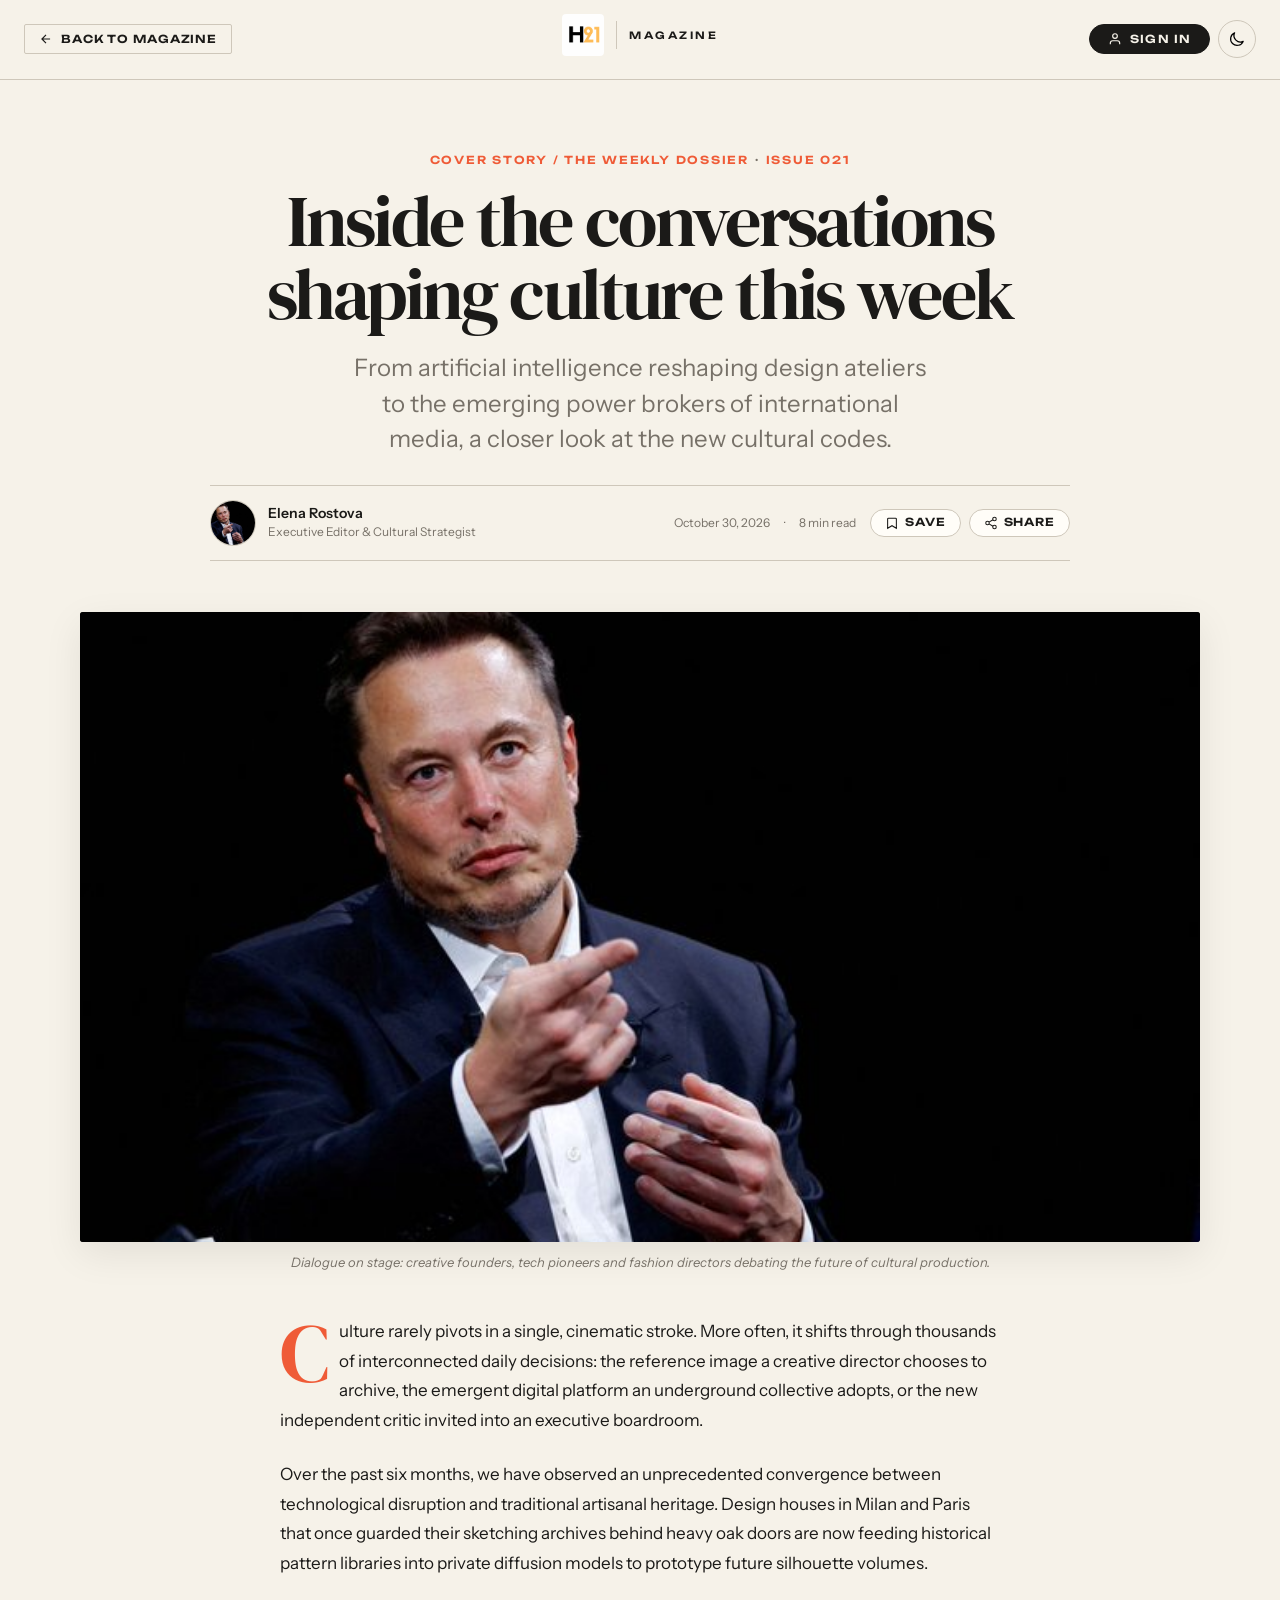
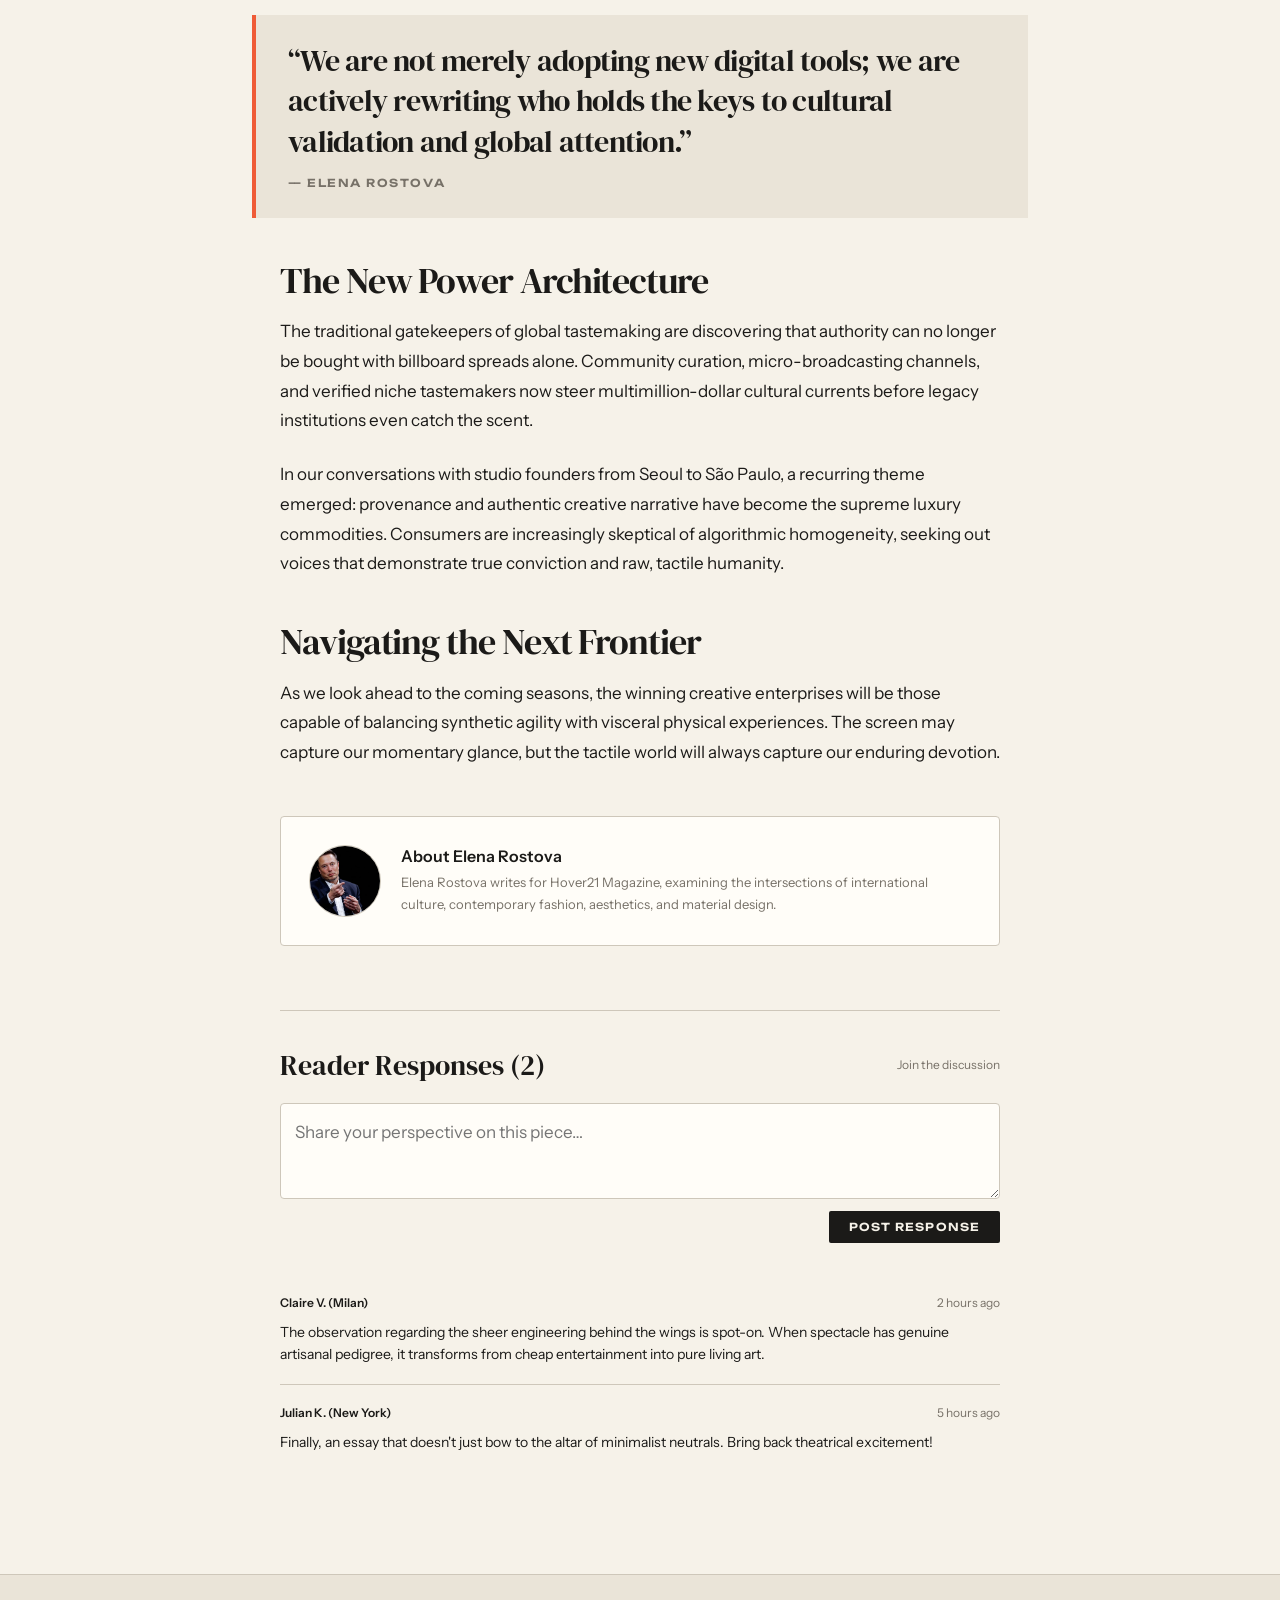
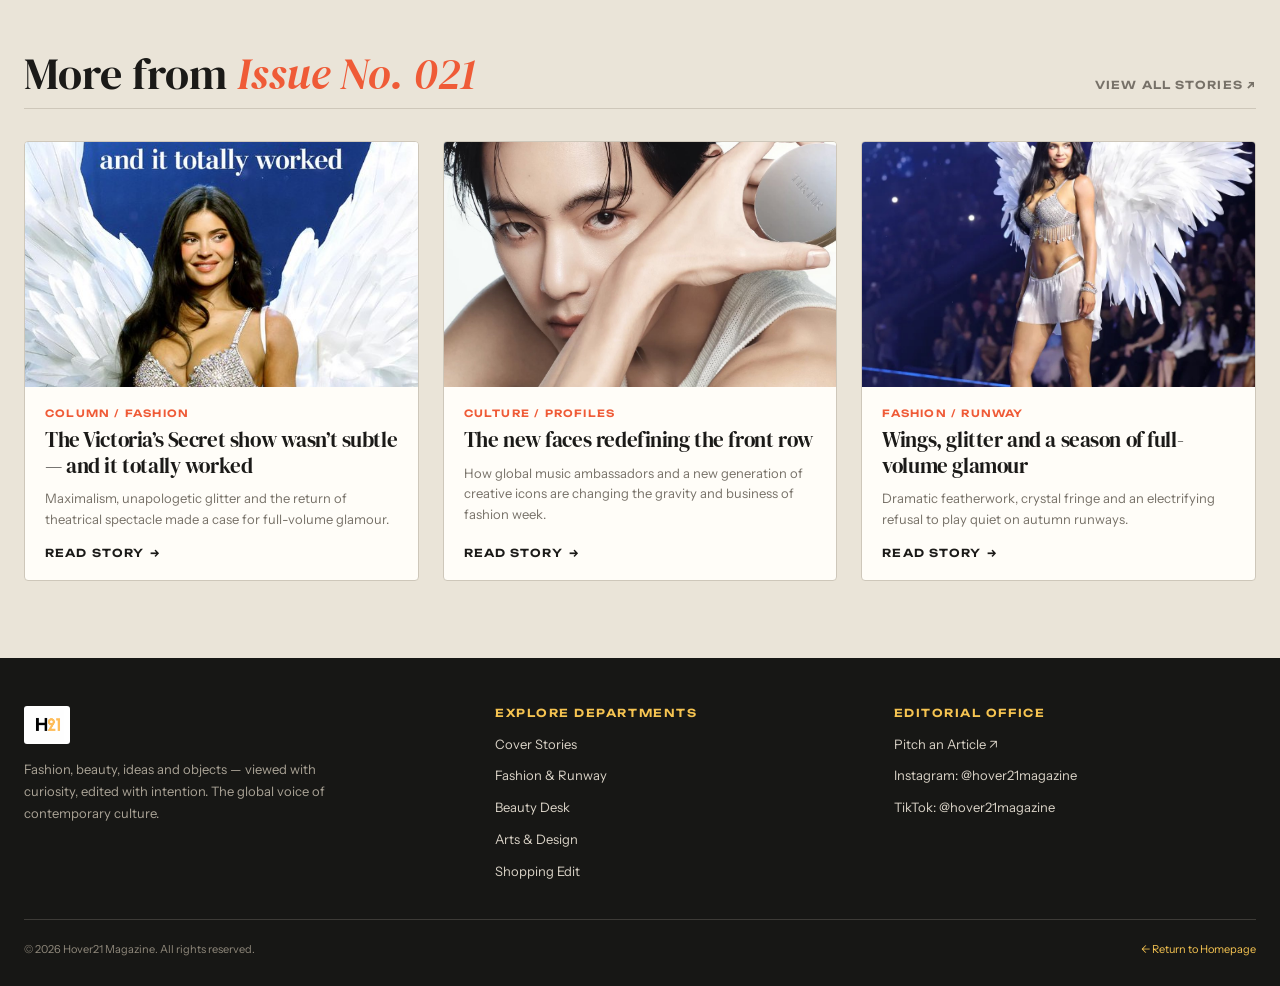
<file: article.html>
<!doctype html>
<html lang="en" data-theme="light">
<head>
<meta charset="utf-8">
<meta name="viewport" content="width=device-width, initial-scale=1, viewport-fit=cover">
<meta name="theme-color" content="#f6f2e9">
<meta name="description" content="Read full editorial articles and culture stories from Hover21 Magazine.">
<title id="page-title">Article — Hover21 Magazine</title>
<link rel="preconnect" href="https://fonts.googleapis.com">
<link rel="preconnect" href="https://fonts.gstatic.com" crossorigin>
<link href="https://fonts.googleapis.com/css2?family=DM+Serif+Display:ital@0;1&family=Instrument+Sans:wght@400;500;600;700&family=Unbounded:wght@400;500;600;700;800&display=swap" rel="stylesheet">
<style>
:root{
  color-scheme:light;
  --paper:#f6f2e9; --paper-deep:#eae4d8; --ink:#1b1a18; --muted:#777168;
  --rule:#cec7ba; --orange:#ef5b37; --sun:#f6c451; --plum:#3e2a35; --sage:#dce4cd;
  --surface:#fffdf8; --nav:#171715; --nav-ink:#f9f5ed;
  --sans:'Instrument Sans', 'Helvetica Neue', Arial, sans-serif;
  --display:'Unbounded', 'Arial Black', sans-serif;
  --serif:'DM Serif Display', Georgia, 'Times New Roman', serif;
  --page:min(1280px, calc(100% - 48px));
  --ease:cubic-bezier(.2,.7,.2,1);
}
:root[data-theme="dark"]{
  color-scheme:dark; --paper:#171715; --paper-deep:#22211e; --ink:#f4efe6; --muted:#b7b0a5;
  --rule:#48443d; --surface:#20201c; --nav:#090909; --nav-ink:#f9f5ed; --sage:#343c2d;
}
*{box-sizing:border-box}
html{scroll-behavior:smooth}
body{margin:0;background:var(--paper);color:var(--ink);font:400 17px/1.68 var(--sans);transition:background .28s,color .28s}
body,button,input{font-family:var(--sans)}
button,a{-webkit-tap-highlight-color:transparent}
a{color:inherit;text-decoration:none}
img{display:block;width:100%;height:100%;object-fit:cover}
button:focus-visible,a:focus-visible,input:focus-visible{outline:2px solid var(--orange);outline-offset:4px}
::selection{background:var(--sun);color:#181714}

.scroll-progress{height:4px;position:fixed;top:0;left:0;z-index:350;background:linear-gradient(90deg, var(--orange), var(--sun));width:0;transition:width .1s linear}
.container{width:var(--page);margin-inline:auto}

/* Masthead Header */
.site-header{border-bottom:1px solid var(--rule);background:var(--paper);position:sticky;top:0;z-index:100;backdrop-filter:blur(8px);-webkit-backdrop-filter:blur(8px)}
.masthead{display:grid;grid-template-columns:1fr auto 1fr;align-items:center;gap:16px;padding-block:14px}
.masthead-left{display:flex;align-items:center;gap:14px;justify-self:start}
.masthead-center{justify-self:center;text-align:center}
.masthead-right{justify-self:end;display:flex;align-items:center;gap:10px}

.back-btn{display:inline-flex;align-items:center;gap:8px;padding:7px 14px;border:1px solid var(--rule);border-radius:2px;font:600 11px/1 var(--display);letter-spacing:.08em;text-transform:uppercase;transition:all .2s var(--ease)}
.back-btn:hover{background:var(--ink);color:var(--paper);border-color:var(--ink);transform:translateX(-2px)}
.back-btn svg{width:14px;height:14px;stroke:currentColor;fill:none;stroke-width:2}

.brand{display:inline-flex;align-items:center;gap:12px}
.brand-logo-img{height:42px;width:auto;object-fit:contain;display:block;border-radius:4px}
:root[data-theme="dark"] .brand-logo-img{filter:brightness(.92) contrast(1.05);background:#fff;padding:2px 6px}
.brand-word{font:600 10px/1.25 var(--display);letter-spacing:.25em;border-left:1px solid var(--rule);padding:8px 0 8px 12px}

.header-actions{display:flex;align-items:center;gap:8px}
.icon-button{width:38px;height:38px;display:grid;place-items:center;background:transparent;border:1px solid var(--rule);border-radius:50%;cursor:pointer;position:relative;transition:background .2s,border-color .2s,transform .2s}
.icon-button:hover{background:var(--sun);border-color:var(--sun);transform:translateY(-2px);color:#171715}
.icon-button svg{width:18px;height:18px;fill:none;stroke:currentColor;stroke-width:1.65;stroke-linecap:round;stroke-linejoin:round}

/* Sign In Button */
.sign-in-btn{display:inline-flex;align-items:center;gap:8px;padding:7px 18px;background:var(--ink);color:var(--paper);border:1px solid var(--ink);border-radius:99px;font:600 11px/1 var(--display);letter-spacing:.1em;text-transform:uppercase;cursor:pointer;transition:all .22s var(--ease)}
.sign-in-btn:hover{background:var(--orange);border-color:var(--orange);color:#fff;transform:translateY(-1px);box-shadow:0 4px 14px rgba(239,91,55,.3)}
.sign-in-btn svg{width:14px;height:14px;stroke:currentColor;fill:none;stroke-width:2}

/* Article Shell */
.article-page{padding-block: clamp(32px, 5vw, 64px) clamp(64px, 8vw, 120px)}
.article-header{max-width:860px;margin-inline:auto;text-align:center;margin-bottom:clamp(32px,4vw,52px)}
.article-category-badge{display:inline-flex;align-items:center;gap:6px;font:600 11px/1 var(--display);letter-spacing:.16em;text-transform:uppercase;color:var(--orange);margin-bottom:18px}
.article-category-badge .dot{color:var(--muted)}
.article-title{font:400 clamp(38px,6vw,72px)/1.02 var(--serif);letter-spacing:-.04em;margin:0 0 20px;color:var(--ink);text-wrap:balance}
.article-dek{font-size:clamp(18px,2.2vw,24px);line-height:1.48;color:var(--muted);max-width:740px;margin:0 auto 28px;text-wrap:balance}

/* Byline and Tools Strip */
.article-meta-strip{display:flex;align-items:center;justify-content:space-between;gap:16px;flex-wrap:wrap;border-top:1px solid var(--rule);border-bottom:1px solid var(--rule);padding-block:14px;max-width:960px;margin:0 auto}
.meta-author-group{display:flex;align-items:center;gap:12px;text-align:left}
.author-avatar{width:46px;height:46px;border-radius:50%;overflow:hidden;background:var(--paper-deep);border:1px solid var(--rule);flex:none}
.author-avatar img{width:100%;height:100%;object-fit:cover}
.author-info{display:flex;flex-direction:column}
.author-name{font:600 14px var(--sans);color:var(--ink)}
.author-title{font-size:12px;color:var(--muted)}
.meta-right{display:flex;align-items:center;gap:14px;font-size:12px;color:var(--muted)}
.meta-date{white-space:nowrap}
.article-actions-bar{display:flex;align-items:center;gap:8px}
.action-pill{display:inline-flex;align-items:center;gap:6px;padding:6px 14px;background:var(--surface);border:1px solid var(--rule);border-radius:99px;font:600 11px/1 var(--display);letter-spacing:.08em;text-transform:uppercase;cursor:pointer;transition:all .2s var(--ease);color:var(--ink)}
.action-pill:hover{background:var(--sun);border-color:var(--sun);color:#171715;transform:translateY(-1px)}
.action-pill svg{width:14px;height:14px;fill:none;stroke:currentColor;stroke-width:1.8}
.action-pill.is-saved{background:var(--sun);border-color:var(--sun);color:#171715}

/* Hero Media */
.article-hero-wrap{max-width:1120px;margin:clamp(24px,4vw,44px) auto;position:relative}
.article-hero-media{width:100%;max-height:680px;aspect-ratio:16/9;overflow:hidden;border-radius:3px;background:#2b2925;box-shadow:0 12px 38px rgba(0,0,0,.08)}
.article-hero-media img{width:100%;height:100%;object-fit:cover}
.article-hero-caption{font-size:13px;line-height:1.6;color:var(--muted);padding-top:10px;text-align:center;font-style:italic}

/* Reading Body */
.article-body{max-width:720px;margin:0 auto;font-size:clamp(17px,1.25vw,19px);line-height:1.75;color:var(--ink)}
.article-body p{margin:0 0 24px}
.article-body p:first-of-type::first-letter{font-family:var(--serif);font-size:4.8em;float:left;line-height:.75;padding-right:.12em;padding-top:.08em;color:var(--orange)}
.article-body h3{font:400 clamp(26px,3.5vw,36px)/1.15 var(--serif);letter-spacing:-.03em;margin:42px 0 16px;color:var(--ink)}
.article-pullquote{margin:36px -28px;padding:26px 32px;background:var(--paper-deep);border-left:4px solid var(--orange);font:400 clamp(22px,2.8vw,30px)/1.35 var(--serif);letter-spacing:-.025em;color:var(--ink)}
.article-pullquote cite{display:block;font:600 11px/1.4 var(--display);letter-spacing:.14em;text-transform:uppercase;color:var(--muted);margin-top:14px;font-style:normal}

/* Article Author Bio */
.author-bio-card{max-width:720px;margin:48px auto 0;padding:28px;background:var(--surface);border:1px solid var(--rule);border-radius:4px;display:flex;gap:20px;align-items:center}
.author-bio-card img{width:72px;height:72px;border-radius:50%;object-fit:cover;flex:none;border:1px solid var(--rule)}
.author-bio-text h4{margin:0 0 6px;font:600 16px var(--sans)}
.author-bio-text p{margin:0;font-size:13px;line-height:1.65;color:var(--muted)}

/* Comments / Discussion */
.comments-section{max-width:720px;margin:64px auto 0;border-top:1px solid var(--rule);padding-top:40px}
.comments-header{display:flex;align-items:center;justify-content:space-between;margin-bottom:24px}
.comments-header h3{font:400 28px/1 var(--serif);margin:0}
.comment-input-wrap{display:flex;flex-direction:column;gap:12px;margin-bottom:32px}
.comment-textarea{width:100%;min-height:96px;padding:14px;background:var(--surface);border:1px solid var(--rule);border-radius:4px;font:inherit;color:var(--ink);resize:vertical;outline:none}
.comment-textarea:focus{border-color:var(--orange)}
.comment-submit-btn{align-self:flex-end;padding:9px 20px;background:var(--ink);color:var(--paper);border:0;border-radius:2px;font:600 11px var(--display);letter-spacing:.1em;text-transform:uppercase;cursor:pointer}
.comment-submit-btn:hover{background:var(--orange);color:#fff}
.comment-item{padding:18px 0;border-bottom:1px solid var(--rule)}
.comment-item:last-child{border-bottom:0}
.comment-meta{display:flex;justify-content:space-between;font-size:12px;color:var(--muted);margin-bottom:8px}
.comment-author{font-weight:600;color:var(--ink)}
.comment-text{margin:0;font-size:14px;line-height:1.6}

/* More Stories Grid */
.more-stories-section{background:var(--paper-deep);padding-block:clamp(48px,6vw,84px);border-top:1px solid var(--rule)}
.section-headline{display:flex;align-items:baseline;justify-content:space-between;margin-bottom:32px;border-bottom:1px solid var(--rule);padding-bottom:12px}
.section-headline h2{font:400 clamp(28px,3.8vw,44px)/1 var(--serif);margin:0}
.section-headline h2 em{color:var(--orange);font-style:italic}
.section-headline a{font:600 11px var(--display);letter-spacing:.1em;text-transform:uppercase;color:var(--muted)}
.section-headline a:hover{color:var(--orange)}
.more-grid{display:grid;grid-template-columns:repeat(auto-fit, minmax(280px, 1fr));gap:24px}
.more-card{background:var(--surface);border:1px solid var(--rule);border-radius:4px;overflow:hidden;display:flex;flex-direction:column;transition:transform .25s var(--ease),box-shadow .25s}
.more-card:hover{transform:translateY(-4px);box-shadow:0 12px 30px rgba(0,0,0,.08)}
.more-media{aspect-ratio:16/10;overflow:hidden;position:relative}
.more-media img{transition:transform .6s var(--ease)}
.more-card:hover .more-media img{transform:scale(1.05)}
.more-card-content{padding:20px;display:flex;flex-direction:column;flex:1}
.more-tag{font:600 10px var(--display);letter-spacing:.12em;text-transform:uppercase;color:var(--orange);margin-bottom:8px}
.more-card-content h3{font:400 21px/1.22 var(--serif);letter-spacing:-.02em;margin:0 0 10px;color:var(--ink)}
.more-card-content p{font-size:13px;line-height:1.6;color:var(--muted);margin:0 0 16px;flex:1}
.more-link{font:600 11px var(--display);letter-spacing:.1em;text-transform:uppercase;color:var(--ink);display:inline-flex;align-items:center;gap:6px}
.more-link:hover{color:var(--orange)}

/* Footer */
.site-footer{background:#171715;color:#f6f2e9;padding:48px 0 28px}
.footer-top{display:grid;grid-template-columns:1.2fr 1fr 1fr;gap:36px;padding-bottom:36px;border-bottom:1px solid #3d3b37}
.footer-brand img{height:38px;width:auto;margin-bottom:14px;background:#fff;padding:2px 6px;border-radius:3px}
.footer-brand p{color:#aaa396;font-size:13px;line-height:1.7;max-width:320px;margin:0}
.footer-column h3{font:600 11px var(--display);letter-spacing:.14em;text-transform:uppercase;color:var(--sun);margin:0 0 14px}
.footer-links{display:flex;flex-direction:column;gap:10px}
.footer-links a{color:#dad3c7;font-size:13px;transition:color .2s}
.footer-links a:hover{color:var(--sun)}
.footer-bottom{padding-top:20px;display:flex;align-items:center;justify-content:space-between;font-size:11px;color:#8f887b}

/* Sign-In Modal */
dialog{padding:0;border:0;background:transparent;color:var(--ink);margin:auto}
dialog::backdrop{background:rgba(10,10,9,.75);backdrop-filter:blur(6px)}
.auth-dialog{width:min(440px, calc(100% - 32px));background:var(--paper);border-radius:4px;box-shadow:0 28px 80px rgba(0,0,0,.35);overflow:hidden;border:1px solid var(--rule)}
.auth-shell{padding:36px 32px}
.auth-top{display:flex;align-items:center;justify-content:space-between;margin-bottom:20px}
.auth-title{font:400 32px/1 var(--serif);margin:0;letter-spacing:-.03em}
.auth-close-btn{width:36px;height:36px;border-radius:50%;border:1px solid var(--rule);background:transparent;cursor:pointer;display:grid;place-items:center}
.auth-close-btn:hover{background:var(--sun);border-color:var(--sun)}
.auth-close-btn svg{width:16px;height:16px;stroke:currentColor;fill:none;stroke-width:2}
.auth-tabs{display:grid;grid-template-columns:1fr 1fr;border-bottom:1px solid var(--rule);margin-bottom:24px}
.auth-tab{background:transparent;border:0;padding:10px;font:600 12px var(--display);letter-spacing:.1em;text-transform:uppercase;cursor:pointer;color:var(--muted);border-bottom:2px solid transparent}
.auth-tab.active{color:var(--ink);border-bottom-color:var(--orange)}
.auth-form{display:flex;flex-direction:column;gap:16px}
.auth-field label{display:block;font:600 11px var(--display);letter-spacing:.08em;text-transform:uppercase;margin-bottom:6px;color:var(--muted)}
.auth-field input{width:100%;padding:11px 14px;background:var(--surface);border:1px solid var(--rule);border-radius:2px;font:inherit;color:var(--ink);outline:none}
.auth-field input:focus{border-color:var(--orange)}
.auth-extras{display:flex;align-items:center;justify-content:space-between;font-size:12px}
.auth-extras a{color:var(--orange);text-decoration:underline}
.auth-submit-btn{padding:13px;background:var(--ink);color:var(--paper);border:0;border-radius:2px;font:600 12px var(--display);letter-spacing:.12em;text-transform:uppercase;cursor:pointer;margin-top:6px;transition:background .2s}
.auth-submit-btn:hover{background:var(--orange);color:#fff}
.auth-divider{text-align:center;position:relative;margin-block:16px;font-size:11px;color:var(--muted);text-transform:uppercase;letter-spacing:.1em}
.auth-divider::before{content:"";position:absolute;left:0;right:0;top:50%;height:1px;background:var(--rule);z-index:0}
.auth-divider span{background:var(--paper);padding-inline:10px;position:relative;z-index:1}
.social-auth-btn{display:flex;align-items:center;justify-content:center;gap:10px;width:100%;padding:11px;background:var(--surface);border:1px solid var(--rule);border-radius:2px;font:600 12px var(--sans);cursor:pointer;transition:background .2s}
.social-auth-btn:hover{background:var(--paper-deep);border-color:var(--ink)}
.social-auth-btn svg{width:16px;height:16px}

/* Toast */
.toast-notice{position:fixed;bottom:24px;left:50%;transform:translateX(-50%) translateY(20px);background:var(--nav);color:#fff;padding:10px 20px;border-radius:99px;font:600 12px var(--sans);box-shadow:0 8px 24px rgba(0,0,0,.2);opacity:0;pointer-events:none;transition:all .25s var(--ease);z-index:400}
.toast-notice.show{transform:translateX(-50%) translateY(0);opacity:1}

@media (max-width:768px){
  .masthead{grid-template-columns:auto 1fr;row-gap:12px}
  .masthead-center{grid-column:1/-1;justify-self:start}
  .article-pullquote{margin:24px 0;padding:20px}
  .footer-top{grid-template-columns:1fr;gap:24px}
}
</style>
</head>
<body>

<div class="scroll-progress" id="scroll-progress" aria-hidden="true"></div>

<!-- Header -->
<header class="site-header">
  <div class="container masthead">
    <div class="masthead-left">
      <a class="back-btn" href="index.html" title="Back to Hover21 Magazine Homepage">
        <svg viewBox="0 0 24 24"><path d="M19 12H5M12 19l-7-7 7-7"/></svg>
        <span>Back to Magazine</span>
      </a>
    </div>
    <div class="masthead-center">
      <a class="brand" href="index.html" aria-label="Hover21 Magazine Home">
        <img src="assets/images/h21_logo.png" alt="Hover21 Logo" class="brand-logo-img">
        <span class="brand-word">MAGAZINE</span>
      </a>
    </div>
    <div class="masthead-right header-actions">
      <button class="sign-in-btn" id="sign-in-btn" type="button" aria-label="Sign in to your account">
        <svg viewBox="0 0 24 24"><path d="M20 21v-2a4 4 0 0 0-4-4H8a4 4 0 0 0-4 4v2"></path><circle cx="12" cy="7" r="4"></circle></svg>
        <span id="sign-in-text">Sign In</span>
      </button>
      <button class="icon-button" id="theme-toggle" type="button" aria-label="Switch theme mode" title="Toggle theme">
        <svg viewBox="0 0 24 24"><path d="M20.2 15.2A8.6 8.6 0 0 1 8.8 3.8 8.7 8.7 0 1 0 20.2 15.2Z"></path></svg>
      </button>
    </div>
  </div>
</header>

<main>
  <article class="article-page" id="article-root">
    <div class="container">
      <header class="article-header">
        <div class="article-category-badge" id="article-category">Column <span class="dot">·</span> Fashion</div>
        <h1 class="article-title" id="article-title">The Victoria’s Secret show wasn’t subtle — and it totally worked</h1>
        <p class="article-dek" id="article-dek">Maximalism, unapologetic glitter and the return of theatrical spectacle made a case for full-volume glamour.</p>
        
        <div class="article-meta-strip">
          <div class="meta-author-group">
            <div class="author-avatar">
              <img id="author-img" src="assets/images/hero_column.png" alt="Author photo">
            </div>
            <div class="author-info">
              <span class="author-name" id="author-name">Shane O’Neill</span>
              <span class="author-title" id="author-role">Fashion Features Editor</span>
            </div>
          </div>
          
          <div class="meta-right">
            <span class="meta-date" id="article-date">October 28, 2026</span>
            <span class="dot">·</span>
            <span class="meta-read-time" id="article-read-time">6 min read</span>
            <div class="article-actions-bar">
              <button class="action-pill" id="bookmark-btn" type="button" aria-label="Bookmark article">
                <svg viewBox="0 0 24 24"><path d="M6 3.8h12a1.5 1.5 0 0 1 1.5 1.5V21l-7.5-4.4L4.5 21V5.3A1.5 1.5 0 0 1 6 3.8Z"></path></svg>
                <span id="bookmark-text">Save</span>
              </button>
              <button class="action-pill" id="share-btn" type="button" aria-label="Share article">
                <svg viewBox="0 0 24 24"><circle cx="18" cy="5" r="3"></circle><circle cx="6" cy="12" r="3"></circle><circle cx="18" cy="19" r="3"></circle><path d="m8.6 13.5 6.8 4M15.4 6.5l-6.8 4"></path></svg>
                <span>Share</span>
              </button>
            </div>
          </div>
        </div>
      </header>

      <!-- Hero Visual -->
      <div class="article-hero-wrap">
        <div class="article-hero-media">
          <img id="article-hero-img" src="assets/images/hero_column.png" alt="Article Hero">
        </div>
        <div class="article-hero-caption" id="article-hero-caption">
          Runway spectacle in motion: crystal fringe, structural featherwork and high-gloss lighting.
        </div>
      </div>

      <!-- Article Body -->
      <div class="article-body" id="article-body">
        <!-- Rendered dynamically -->
      </div>

      <!-- Author Bio -->
      <div class="author-bio-card">
        <img id="bio-img" src="assets/images/hero_column.png" alt="Author biography">
        <div class="author-bio-text">
          <h4 id="bio-name">About Shane O’Neill</h4>
          <p id="bio-desc">Shane O’Neill is a senior culture and fashion editor at Hover21 Magazine based between Paris and New York, reporting on runway evolution, modern luxury narratives, and contemporary visual identity.</p>
        </div>
      </div>

      <!-- Comments / Discussion -->
      <section class="comments-section" aria-label="Reader Discussion">
        <div class="comments-header">
          <h3>Reader Responses (<span id="comments-count">2</span>)</h3>
          <span style="font-size:12px;color:var(--muted)">Join the discussion</span>
        </div>
        <div class="comment-input-wrap">
          <textarea class="comment-textarea" id="comment-input" placeholder="Share your perspective on this piece…"></textarea>
          <button class="comment-submit-btn" id="comment-submit" type="button">Post Response</button>
        </div>
        <div class="comments-list" id="comments-list">
          <div class="comment-item">
            <div class="comment-meta">
              <span class="comment-author">Claire V. (Milan)</span>
              <span>2 hours ago</span>
            </div>
            <p class="comment-text">The observation regarding the sheer engineering behind the wings is spot-on. When spectacle has genuine artisanal pedigree, it transforms from cheap entertainment into pure living art.</p>
          </div>
          <div class="comment-item">
            <div class="comment-meta">
              <span class="comment-author">Julian K. (New York)</span>
              <span>5 hours ago</span>
            </div>
            <p class="comment-text">Finally, an essay that doesn't just bow to the altar of minimalist neutrals. Bring back theatrical excitement!</p>
          </div>
        </div>
      </section>

    </div>
  </article>

  <!-- More From This Issue -->
  <section class="more-stories-section">
    <div class="container">
      <div class="section-headline">
        <h2>More from <em>Issue No. 021</em></h2>
        <a href="index.html">View All Stories ↗</a>
      </div>
      <div class="more-grid" id="more-stories-grid">
        <!-- Injected via JS -->
      </div>
    </div>
  </section>
</main>

<!-- Footer -->
<footer class="site-footer">
  <div class="container">
    <div class="footer-top">
      <div class="footer-brand">
        <img src="assets/images/h21_logo.png" alt="Hover21 Logo">
        <p>Fashion, beauty, ideas and objects — viewed with curiosity, edited with intention. The global voice of contemporary culture.</p>
      </div>
      <div class="footer-column">
        <h3>Explore Departments</h3>
        <nav class="footer-links">
          <a href="index.html#top-stories">Cover Stories</a>
          <a href="index.html#fashion">Fashion &amp; Runway</a>
          <a href="index.html#beauty">Beauty Desk</a>
          <a href="index.html#arts">Arts &amp; Design</a>
          <a href="index.html#shopping">Shopping Edit</a>
        </nav>
      </div>
      <div class="footer-column">
        <h3>Editorial Office</h3>
        <nav class="footer-links">
          <a href="mailto:Hover21magazine@gmail.com">Pitch an Article ↗</a>
          <a href="https://www.instagram.com/hover21magazine" target="_blank" rel="noopener">Instagram: @hover21magazine</a>
          <a href="https://www.tiktok.com/@hover21magazine" target="_blank" rel="noopener">TikTok: @hover21magazine</a>
        </nav>
      </div>
    </div>
    <div class="footer-bottom">
      <span>© 2026 Hover21 Magazine. All rights reserved.</span>
      <a href="index.html" style="color:var(--sun)">← Return to Homepage</a>
    </div>
  </div>
</footer>

<!-- Auth Dialog Modal -->
<dialog id="auth-dialog" class="auth-dialog">
  <div class="auth-shell">
    <div class="auth-top">
      <h3 class="auth-title" id="auth-modal-title">Sign In</h3>
      <button class="auth-close-btn" id="auth-close" type="button" aria-label="Close dialog">
        <svg viewBox="0 0 24 24"><path d="m5 5 14 14M19 5 5 19"></path></svg>
      </button>
    </div>
    
    <div class="auth-tabs">
      <button class="auth-tab active" id="tab-signin" type="button">Sign In</button>
      <button class="auth-tab" id="tab-register" type="button">Create Account</button>
    </div>

    <form class="auth-form" id="auth-form" onsubmit="return false;">
      <div class="auth-field" id="name-field" hidden>
        <label for="auth-name">Full Name</label>
        <input type="text" id="auth-name" placeholder="Alex Morgan" autocomplete="name">
      </div>
      <div class="auth-field">
        <label for="auth-email">Email Address</label>
        <input type="email" id="auth-email" placeholder="alex@example.com" required autocomplete="email">
      </div>
      <div class="auth-field">
        <label for="auth-password">Password</label>
        <input type="password" id="auth-password" placeholder="••••••••" required autocomplete="current-password">
      </div>
      
      <div class="auth-extras">
        <label style="display:flex;align-items:center;gap:6px;cursor:pointer">
          <input type="checkbox" id="auth-remember" checked> Remember me
        </label>
        <a href="#" id="auth-forgot">Forgot password?</a>
      </div>

      <button class="auth-submit-btn" id="auth-submit" type="button">Sign In to Hover21</button>

      <div class="auth-divider">
        <span>or continue with</span>
      </div>

      <button class="social-auth-btn" id="social-google" type="button">
        <svg viewBox="0 0 24 24"><path fill="#4285F4" d="M23.745 12.27c0-.7-.06-1.4-.19-2.07H12v4.51h6.6c-.29 1.52-1.14 2.82-2.4 3.68v3.05h3.88c2.27-2.09 3.66-5.17 3.66-9.17z"/><path fill="#34A853" d="M12 24c3.24 0 5.95-1.08 7.93-2.91l-3.88-3.05c-1.08.72-2.45 1.16-4.05 1.16-3.12 0-5.77-2.1-6.72-4.93H1.25v3.15C3.26 21.36 7.33 24 12 24z"/><path fill="#FBBC05" d="M5.28 14.27c-.25-.72-.38-1.49-.38-2.27s.13-1.55.38-2.27V6.58H1.25C.45 8.17 0 9.97 0 12s.45 3.83 1.25 5.42l4.03-3.15z"/><path fill="#EA4335" d="M12 4.75c1.77 0 3.35.61 4.6 1.8l3.42-3.42C17.95 1.19 15.24 0 12 0 7.33 0 3.26 2.64 1.25 6.58l4.03 3.15c.95-2.83 3.6-4.98 6.72-4.98z"/></svg>
        <span>Continue with Google</span>
      </button>
      <button class="social-auth-btn" id="social-apple" type="button">
        <svg viewBox="0 0 24 24" fill="currentColor"><path d="M18.71 19.5c-.83 1.24-1.71 2.45-3.05 2.47-1.34.03-1.77-.79-3.29-.79-1.53 0-2 .77-3.27.82-1.31.05-2.3-1.32-3.14-2.53C4.25 17 2.94 12.45 4.7 9.39c.87-1.52 2.43-2.48 4.12-2.51 1.28-.02 2.5.87 3.29.87.78 0 2.26-1.07 3.81-.91.65.03 2.47.26 3.64 1.98-.09.06-2.17 1.28-2.15 3.81.03 3.02 2.65 4.03 2.68 4.04-.03.07-.42 1.44-1.38 2.83M15.97 6.84c.66-.82 1.12-1.95.99-3.09-1 .04-2.18.67-2.87 1.48-.61.71-1.14 1.86-1 2.98 1.11.09 2.23-.57 2.88-1.37z"/></svg>
        <span>Continue with Apple</span>
      </button>
    </form>
  </div>
</dialog>

<div class="toast-notice" id="toast-notice" role="status"></div>

<script src="js/stories.js"></script>
<script>
(() => {
  'use strict';
  const $ = (sel, root=document) => root.querySelector(sel);
  const $$ = (sel, root=document) => Array.from(root.querySelectorAll(sel));

  // 1. Reading Progress
  const progressEl = $('#scroll-progress');
  window.addEventListener('scroll', () => {
    const total = document.documentElement.scrollHeight - window.innerHeight;
    const progress = total > 0 ? (window.scrollY / total) * 100 : 0;
    progressEl.style.width = `${progress}%`;
  }, { passive: true });

  // 2. Parse Query ID
  const params = new URLSearchParams(window.location.search);
  const storyId = params.get('id') || 'culture-conversations';
  const stories = window.HOVER21_STORIES || {};
  const story = stories[storyId] || stories['culture-conversations'];

  if (!story) return;

  // 3. Render Story Details
  document.title = `${story.title} — Hover21 Magazine`;
  $('#article-category').innerHTML = `${story.category} <span class="dot">·</span> Issue 021`;
  $('#article-title').textContent = story.title;
  $('#article-dek').textContent = story.dek;
  $('#author-name').textContent = story.author;
  $('#author-role').textContent = story.authorRole || 'Contributing Features Writer';
  $('#author-img').src = story.authorAvatar || story.image;
  $('#article-date').textContent = story.date || 'October 2026';
  $('#article-read-time').textContent = story.readTime || '5 min read';
  $('#article-hero-img').src = story.image;
  $('#article-hero-caption').textContent = story.imageCaption || `${story.title} — Editorial dossier.`;
  $('#bio-img').src = story.authorAvatar || story.image;
  $('#bio-name').textContent = `About ${story.author}`;
  $('#bio-desc').textContent = `${story.author} writes for Hover21 Magazine, examining the intersections of international culture, contemporary fashion, aesthetics, and material design.`;

  // Render Body Content
  const bodyRoot = $('#article-body');
  bodyRoot.innerHTML = '';
  if (Array.isArray(story.content)) {
    story.content.forEach(block => {
      if (block.type === 'paragraph') {
        const p = document.createElement('p');
        p.textContent = block.text;
        bodyRoot.appendChild(p);
      } else if (block.type === 'quote') {
        const bq = document.createElement('blockquote');
        bq.className = 'article-pullquote';
        bq.innerHTML = `${block.text}<cite>— ${block.author || story.author}</cite>`;
        bodyRoot.appendChild(bq);
      } else if (block.type === 'subheading') {
        const h3 = document.createElement('h3');
        h3.textContent = block.text;
        bodyRoot.appendChild(h3);
      }
    });
  }

  // 4. More Stories Grid
  const moreRoot = $('#more-stories-grid');
  const allIds = Object.keys(stories).filter(id => id !== story.id);
  const selectedOther = allIds.slice(0, 3);
  moreRoot.innerHTML = selectedOther.map(id => {
    const s = stories[id];
    return `
      <article class="more-card">
        <a class="more-media" href="article.html?id=${encodeURIComponent(id)}" aria-label="${s.title}">
          <img src="${s.image}" alt="${s.title}" loading="lazy">
        </a>
        <div class="more-card-content">
          <span class="more-tag">${s.category}</span>
          <h3><a href="article.html?id=${encodeURIComponent(id)}">${s.title}</a></h3>
          <p>${s.dek}</p>
          <a class="more-link" href="article.html?id=${encodeURIComponent(id)}">Read Story <span>→</span></a>
        </div>
      </article>
    `;
  }).join('');

  // 5. Toast System
  const toast = $('#toast-notice');
  let toastTimer;
  function showToast(msg) {
    clearTimeout(toastTimer);
    toast.textContent = msg;
    toast.classList.add('show');
    toastTimer = setTimeout(() => toast.classList.remove('show'), 2800);
  }

  // 6. Bookmarking
  const saveKey = 'hover21-reading-list-v2';
  let saved = [];
  try { saved = JSON.parse(localStorage.getItem(saveKey) || '[]'); } catch (_) { saved = []; }
  const bookmarkBtn = $('#bookmark-btn');
  const bookmarkText = $('#bookmark-text');
  
  function updateBookmarkUI() {
    const isSaved = saved.includes(story.id);
    bookmarkBtn.classList.toggle('is-saved', isSaved);
    bookmarkText.textContent = isSaved ? 'Saved' : 'Save';
  }
  updateBookmarkUI();

  bookmarkBtn.addEventListener('click', () => {
    if (saved.includes(story.id)) {
      saved = saved.filter(x => x !== story.id);
      showToast('Removed from your reading list.');
    } else {
      saved.unshift(story.id);
      showToast('Saved to your reading list.');
    }
    try { localStorage.setItem(saveKey, JSON.stringify(saved)); } catch (_) {}
    updateBookmarkUI();
  });

  // 7. Sharing
  $('#share-btn').addEventListener('click', async () => {
    if (navigator.share) {
      try {
        await navigator.share({ title: story.title, text: story.dek, url: window.location.href });
      } catch (_) {}
    } else {
      navigator.clipboard.writeText(window.location.href);
      showToast('Link copied to clipboard!');
    }
  });

  // 8. Reader Comments
  const commentInput = $('#comment-input');
  const commentSubmit = $('#comment-submit');
  const commentsList = $('#comments-list');
  const commentsCount = $('#comments-count');

  commentSubmit.addEventListener('click', () => {
    const text = commentInput.value.trim();
    if (!text) {
      showToast('Please enter your response before submitting.');
      return;
    }
    const item = document.createElement('div');
    item.className = 'comment-item';
    item.innerHTML = `
      <div class="comment-meta">
        <span class="comment-author">You (Just now)</span>
        <span>Just now</span>
      </div>
      <p class="comment-text">${text.replace(/</g, '&lt;')}</p>
    `;
    commentsList.prepend(item);
    commentInput.value = '';
    const current = parseInt(commentsCount.textContent, 10) || 0;
    commentsCount.textContent = current + 1;
    showToast('Your perspective has been posted.');
  });

  // 9. Dark/Light Theme Toggle
  const themeToggle = $('#theme-toggle');
  const themeKey = 'hover21-theme-v1';
  const savedTheme = localStorage.getItem(themeKey) || 'light';
  document.documentElement.dataset.theme = savedTheme;

  themeToggle.addEventListener('click', () => {
    const next = document.documentElement.dataset.theme === 'dark' ? 'light' : 'dark';
    document.documentElement.dataset.theme = next;
    try { localStorage.setItem(themeKey, next); } catch (_) {}
  });

  // 10. Auth Modal Handling
  const authDialog = $('#auth-dialog');
  const signInBtn = $('#sign-in-btn');
  const authClose = $('#auth-close');
  const tabSignIn = $('#tab-signin');
  const tabRegister = $('#tab-register');
  const nameField = $('#name-field');
  const authSubmit = $('#auth-submit');
  const authTitle = $('#auth-modal-title');
  const signInText = $('#sign-in-text');

  // Check existing session
  const currentUser = localStorage.getItem('hover21_user');
  if (currentUser) {
    signInText.textContent = currentUser;
    signInBtn.title = `Signed in as ${currentUser}. Click to sign out.`;
  }

  signInBtn.addEventListener('click', () => {
    if (localStorage.getItem('hover21_user')) {
      if (confirm(`You are currently signed in as ${localStorage.getItem('hover21_user')}. Would you like to sign out?`)) {
        localStorage.removeItem('hover21_user');
        signInText.textContent = 'Sign In';
        signInBtn.title = 'Sign in';
        showToast('You have been signed out.');
      }
      return;
    }
    authDialog.showModal();
  });

  authClose.addEventListener('click', () => authDialog.close());
  authDialog.addEventListener('click', (e) => {
    if (e.target === authDialog) authDialog.close();
  });

  tabSignIn.addEventListener('click', () => {
    tabSignIn.classList.add('active');
    tabRegister.classList.remove('active');
    nameField.hidden = true;
    authTitle.textContent = 'Sign In';
    authSubmit.textContent = 'Sign In to Hover21';
  });

  tabRegister.addEventListener('click', () => {
    tabRegister.classList.add('active');
    tabSignIn.classList.remove('active');
    nameField.hidden = false;
    authTitle.textContent = 'Create Account';
    authSubmit.textContent = 'Create Free Account';
  });

  function completeAuth(name) {
    localStorage.setItem('hover21_user', name);
    signInText.textContent = name;
    authDialog.close();
    showToast(`Welcome, ${name}!`);
  }

  authSubmit.addEventListener('click', () => {
    const email = $('#auth-email').value.trim();
    if (!email) {
      showToast('Please provide a valid email address.');
      return;
    }
    const name = nameField.hidden ? email.split('@')[0] : ($('#auth-name').value.trim() || 'Reader');
    completeAuth(name);
  });

  $('#social-google').addEventListener('click', () => completeAuth('Google User'));
  $('#social-apple').addEventListener('click', () => completeAuth('Apple User'));
  $('#auth-forgot').addEventListener('click', (e) => {
    e.preventDefault();
    showToast('A password reset link has been dispatched to your email.');
  });
})();
</script>
</body>
</html>
</file>
